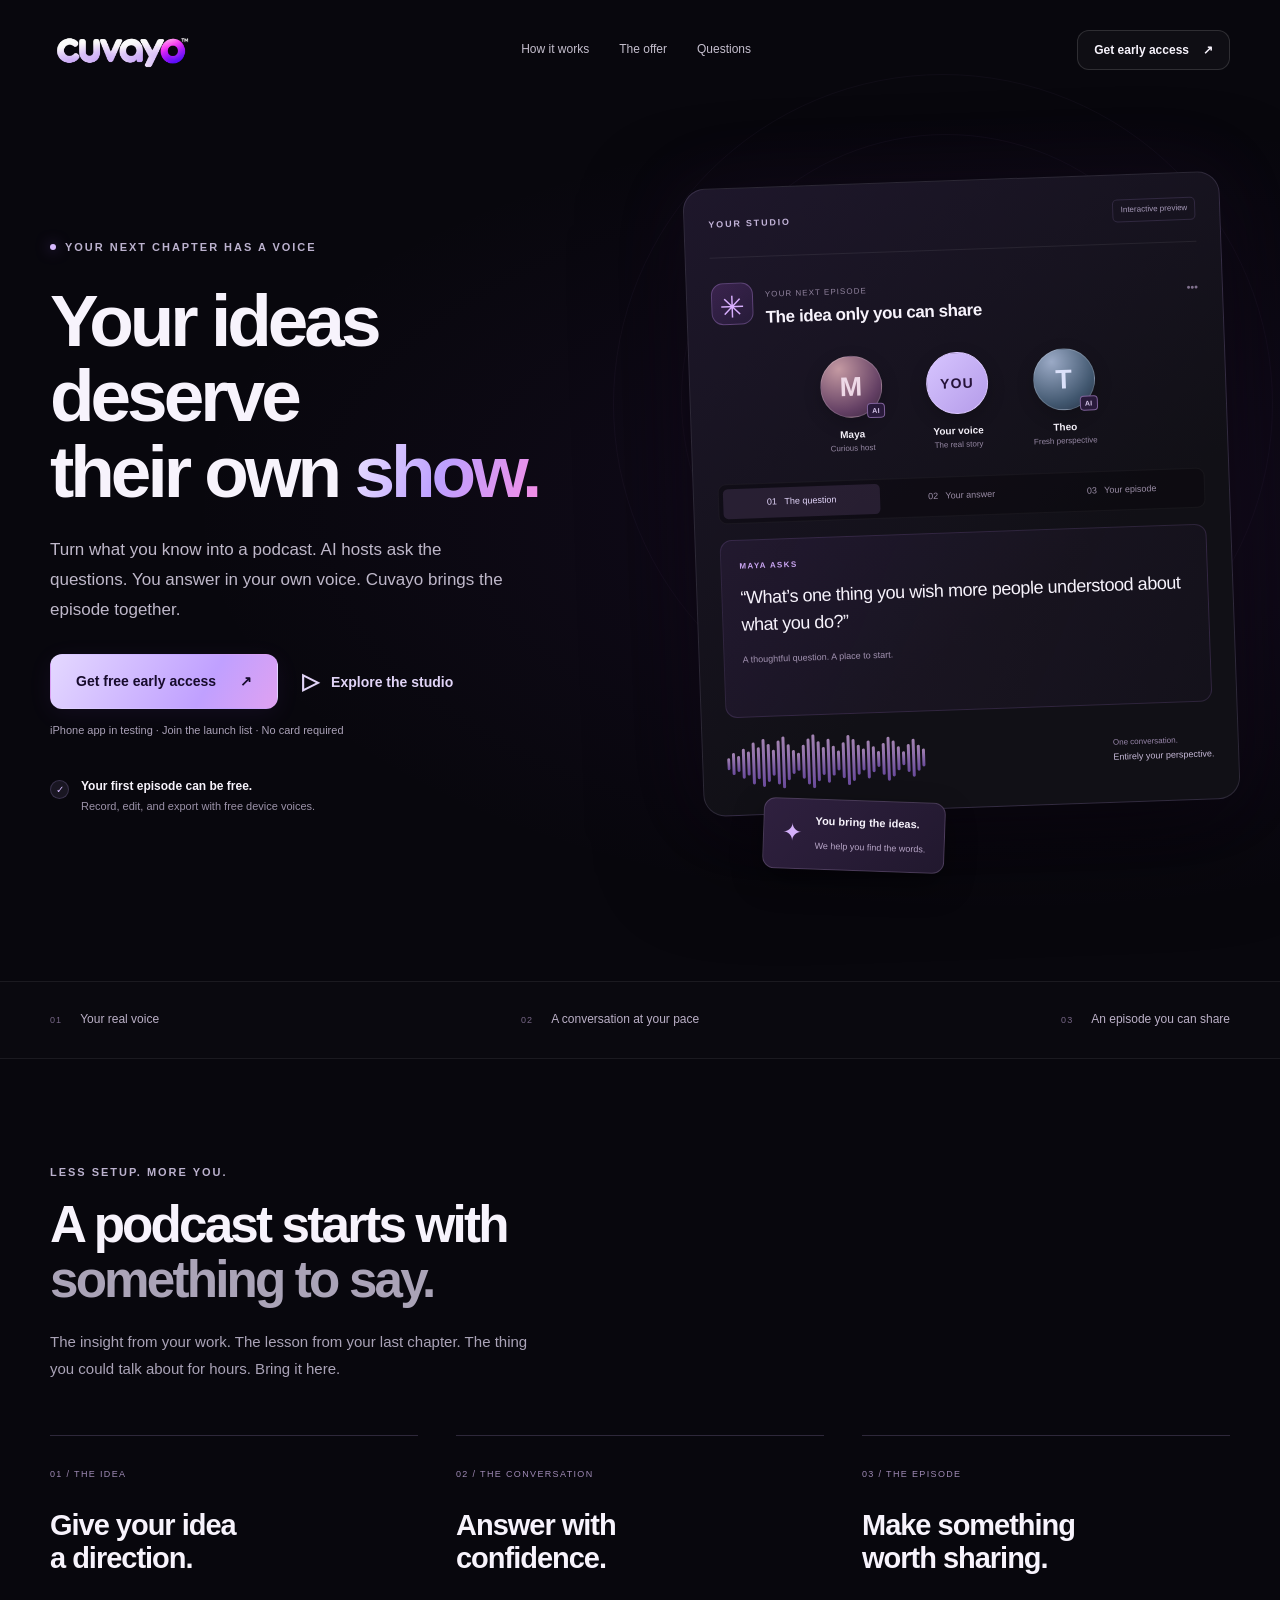
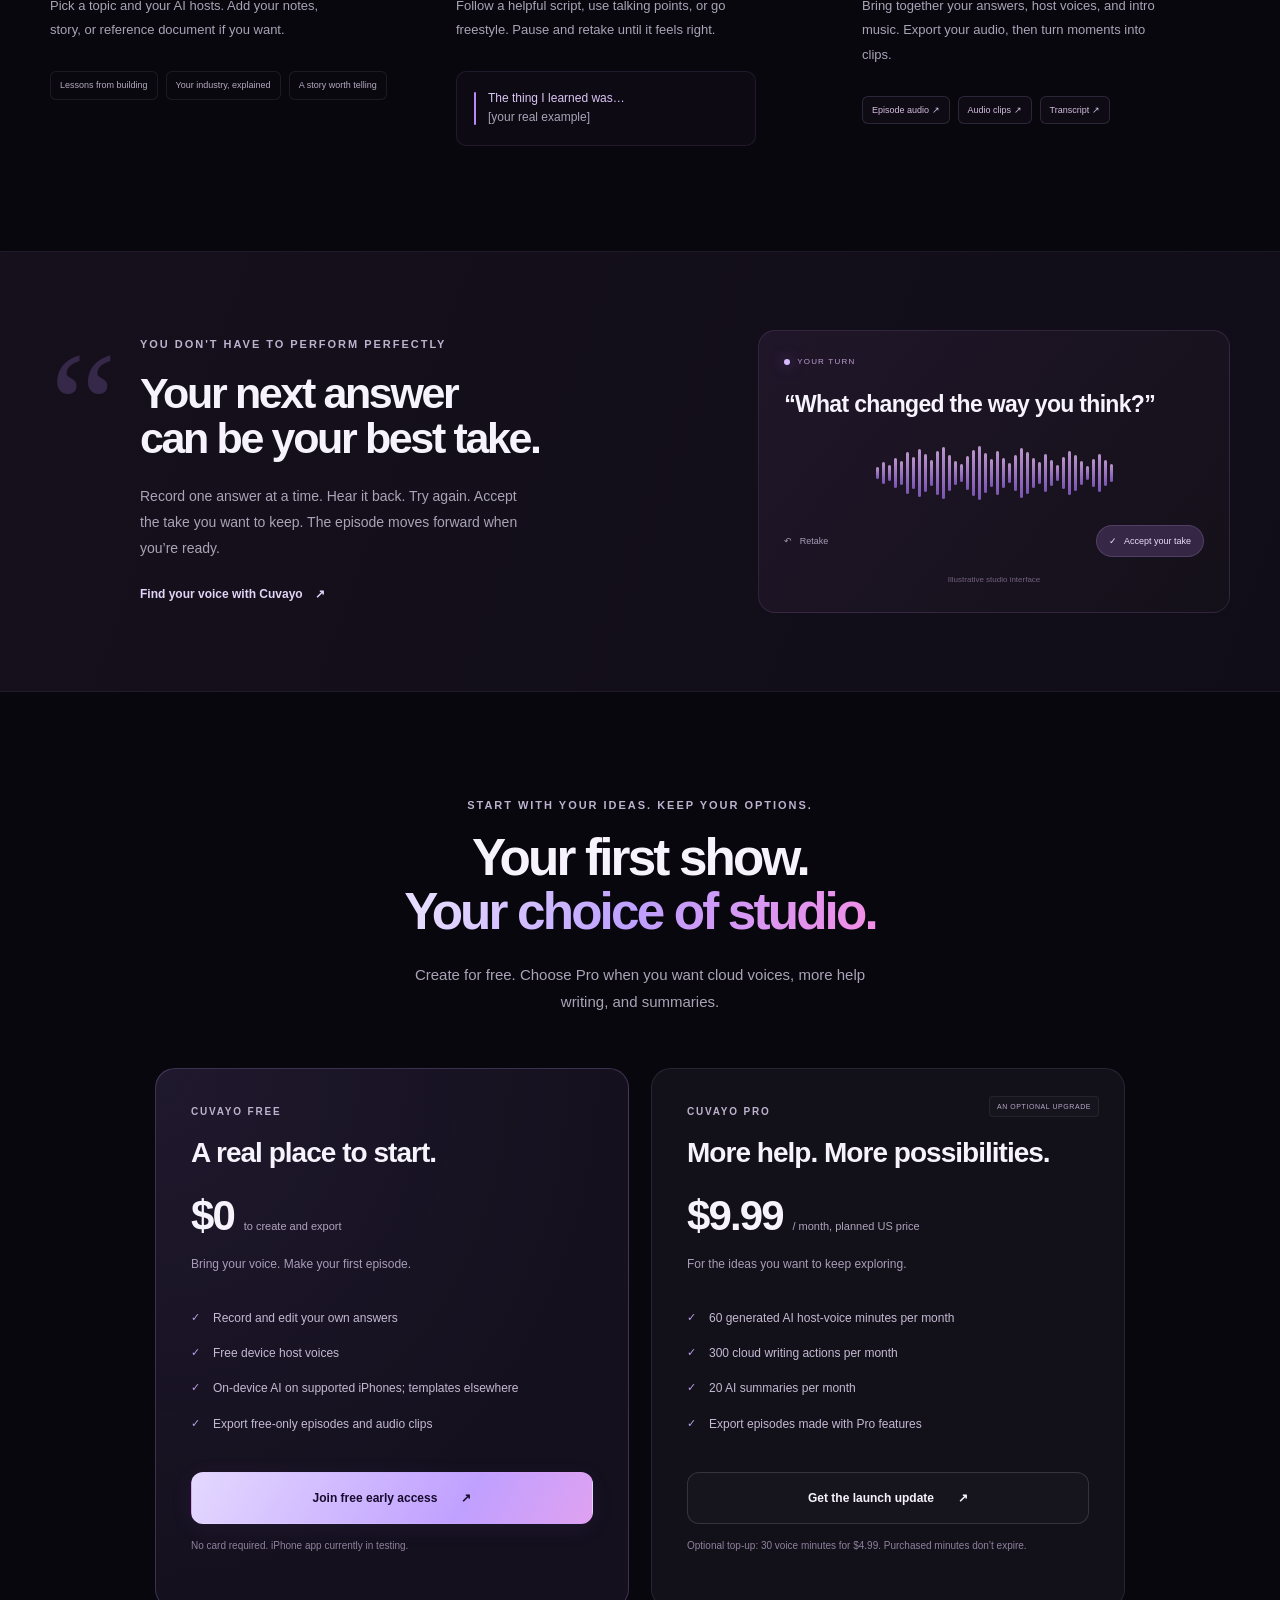
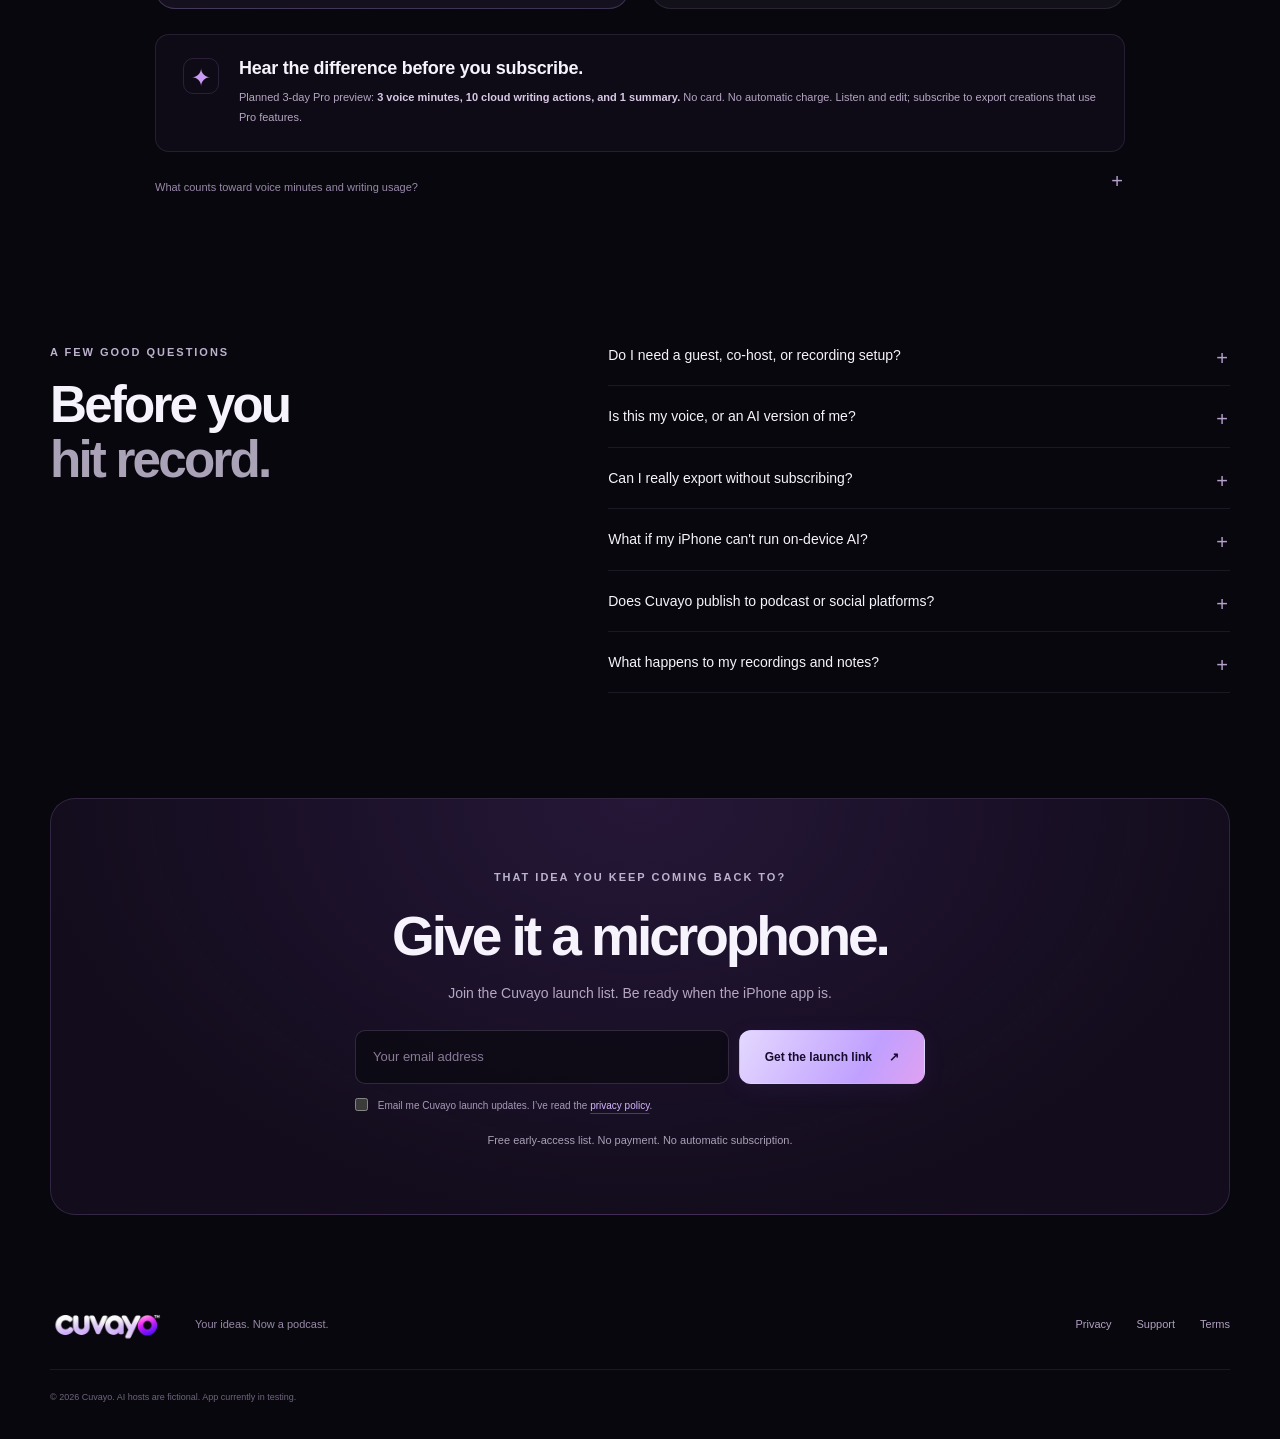
<file: index.html>
<!doctype html>
<html lang="en">
<head>
  <meta charset="utf-8"><meta name="viewport" content="width=device-width,initial-scale=1">
  <title>Cuvayo — Your ideas. Now a podcast.</title>
  <meta name="description" content="Turn your ideas into a podcast with AI hosts, helpful answer scripts, your own recorded voice, and simple audio editing. Join Cuvayo's free early-access list.">
  <meta name="theme-color" content="#08070d">
  <meta property="og:title" content="Your ideas deserve their own show.">
  <meta property="og:description" content="AI hosts ask. You answer. Make a podcast that sounds like you.">
  <meta property="og:type" content="website"><meta property="og:url" content="https://mmholdings.github.io/cuvayo-website/">
  <meta property="og:image" content="https://mmholdings.github.io/cuvayo-website/assets/cuvayo-logo.png">
  <link rel="icon" href="assets/cuvayo-logo.png"><link rel="stylesheet" href="styles.css">
  <script src="config.js" defer></script><script src="site.js" defer></script>
</head>
<body>
<a class="skip" href="#main">Skip to content</a>
<header class="site-header wrap">
  <a class="brand" href="./" aria-label="Cuvayo home"><img src="assets/cuvayo-logo.png" width="2048" height="682" alt="Cuvayo"></a>
  <nav aria-label="Main navigation"><a href="#how-it-works">How it works</a><a href="#the-offer">The offer</a><a href="#questions">Questions</a></nav>
  <a class="button small" href="#early-access" data-signup>Get early access <span aria-hidden="true">↗</span></a>
</header>
<main id="main">
  <section class="hero wrap">
    <div class="hero-copy">
      <p class="eyebrow"><span class="live-dot"></span> YOUR NEXT CHAPTER HAS A VOICE</p>
      <h1>Your ideas deserve<br>their own <span class="gradient-text">show.</span></h1>
      <p class="hero-description">Turn what you know into a podcast. AI hosts ask the questions. You answer in your own voice. Cuvayo brings the episode together.</p>
      <div class="hero-actions"><a class="button primary" href="#early-access" data-signup>Get free early access <span aria-hidden="true">↗</span></a><a class="text-link" href="#studio-preview"><span class="play-symbol" aria-hidden="true">▷</span> Explore the studio</a></div>
      <p class="micro">iPhone app in testing · Join the launch list · No card required</p>
      <div class="hero-promise"><span class="check">✓</span><div><strong>Your first episode can be free.</strong><span>Record, edit, and export with free device voices.</span></div></div>
    </div>
    <div class="studio-scene" id="studio-preview" aria-label="Illustrative Cuvayo studio preview">
      <div class="scene-orbit orbit-one"></div><div class="scene-orbit orbit-two"></div>
      <div class="studio-board">
        <div class="studio-top"><span class="mini-brand">YOUR STUDIO</span><span class="preview-tag">Interactive preview</span></div>
        <div class="show-title"><div class="show-icon" aria-hidden="true">✳</div><div><span>YOUR NEXT EPISODE</span><h2 id="demo-title">The idea only you can share</h2></div><span class="tiny-dots" aria-hidden="true">•••</span></div>
        <div class="speakers" aria-label="Two fictional AI hosts and you"><div><div class="avatar maya">M<span>AI</span></div><strong>Maya</strong><small>Curious host</small></div><div><div class="avatar you">YOU</div><strong>Your voice</strong><small>The real story</small></div><div><div class="avatar theo">T<span>AI</span></div><strong>Theo</strong><small>Fresh perspective</small></div></div>
        <div class="demo-tabs" role="tablist" aria-label="Explore the episode flow"><button id="tab-question" role="tab" aria-controls="demo-panel" aria-selected="true" data-mode="question">01 &nbsp; The question</button><button id="tab-answer" role="tab" aria-controls="demo-panel" aria-selected="false" data-mode="answer" tabindex="-1">02 &nbsp; Your answer</button><button id="tab-episode" role="tab" aria-controls="demo-panel" aria-selected="false" data-mode="episode" tabindex="-1">03 &nbsp; Your episode</button></div>
        <div id="demo-panel" class="demo-panel" role="tabpanel" aria-labelledby="tab-question" aria-live="polite">
          <p class="demo-kicker" id="demo-kicker">MAYA ASKS</p><p id="demo-content">“What’s one thing you wish more people understood about what you do?”</p>
          <div class="demo-note" id="demo-note">A thoughtful question. A place to start.</div>
        </div>
        <div class="demo-footer"><div class="wave" aria-hidden="true"></div><span>One conversation.<br><strong>Entirely your perspective.</strong></span></div>
      </div>
      <div class="floating-note"><span class="sparkle" aria-hidden="true">✦</span><div><strong>You bring the ideas.</strong><span>We help you find the words.</span></div></div>
    </div>
  </section>
  <div class="benefit-strip"><div class="wrap"><span><b>01</b> Your real voice</span><span><b>02</b> A conversation at your pace</span><span><b>03</b> An episode you can share</span></div></div>

  <section class="section wrap" id="how-it-works">
    <div class="section-heading"><p class="eyebrow">LESS SETUP. MORE YOU.</p><h2>A podcast starts with<br><span class="muted">something to say.</span></h2><p>The insight from your work. The lesson from your last chapter. The thing you could talk about for hours. Bring it here.</p></div>
    <div class="steps">
      <article><span class="step-number">01 / THE IDEA</span><h3>Give your idea<br>a direction.</h3><p>Pick a topic and your AI hosts. Add your notes, story, or reference document if you want.</p><div class="topic-chips" aria-label="Example episode topics"><span>Lessons from building</span><span>Your industry, explained</span><span>A story worth telling</span></div></article>
      <article><span class="step-number">02 / THE CONVERSATION</span><h3>Answer with<br>confidence.</h3><p>Follow a helpful script, use talking points, or go freestyle. Pause and retake until it feels right.</p><div class="mini-script"><span class="script-marker"></span><span>The thing I learned was…<br><span class="muted">[your real example]</span></span></div></article>
      <article><span class="step-number">03 / THE EPISODE</span><h3>Make something<br>worth sharing.</h3><p>Bring together your answers, host voices, and intro music. Export your audio, then turn moments into clips.</p><div class="export-chips"><span>Episode audio ↗</span><span>Audio clips ↗</span><span>Transcript ↗</span></div></article>
    </div>
  </section>

  <section class="confidence-section">
    <div class="wrap confidence-grid"><div class="quote-mark" aria-hidden="true">“</div><div><p class="eyebrow">YOU DON'T HAVE TO PERFORM PERFECTLY</p><h2>Your next answer<br>can be your best take.</h2><p>Record one answer at a time. Hear it back. Try again. Accept the take you want to keep. The episode moves forward when you’re ready.</p><a class="text-link" href="#early-access" data-signup>Find your voice with Cuvayo <span aria-hidden="true">↗</span></a></div><div class="take-card"><div class="take-top"><span class="live-dot"></span> YOUR TURN</div><h3>“What changed the way you think?”</h3><div class="take-wave wave" aria-hidden="true"></div><div class="take-controls"><span>↶ &nbsp; Retake</span><span class="accepted">✓ &nbsp; Accept your take</span></div><small>Illustrative studio interface</small></div></div>
  </section>

  <section class="section wrap" id="the-offer">
    <div class="section-heading centered"><p class="eyebrow">START WITH YOUR IDEAS. KEEP YOUR OPTIONS.</p><h2>Your first show.<br><span class="gradient-text">Your choice of studio.</span></h2><p>Create for free. Choose Pro when you want cloud voices, more help writing, and summaries.</p></div>
    <div class="plans">
      <article class="plan free-plan"><div><p class="eyebrow">CUVAYO FREE</p><h3>A real place to start.</h3><div class="price">$0 <span>to create and export</span></div><p>Bring your voice. Make your first episode.</p></div><ul><li>Record and edit your own answers</li><li>Free device host voices</li><li>On-device AI on supported iPhones; templates elsewhere</li><li>Export free-only episodes and audio clips</li></ul><a class="button primary" href="#early-access" data-signup>Join free early access <span aria-hidden="true">↗</span></a><small>No card required. iPhone app currently in testing.</small></article>
      <article class="plan pro-plan"><div><span class="plan-pill">AN OPTIONAL UPGRADE</span><p class="eyebrow">CUVAYO PRO</p><h3>More help. More possibilities.</h3><div class="price">$9.99 <span>/ month, planned US price</span></div><p>For the ideas you want to keep exploring.</p></div><ul><li>60 generated AI host-voice minutes per month</li><li>300 cloud writing actions per month</li><li>20 AI summaries per month</li><li>Export episodes made with Pro features</li></ul><a class="button secondary" href="#early-access" data-signup>Get the launch update <span aria-hidden="true">↗</span></a><small>Optional top-up: 30 voice minutes for $4.99. Purchased minutes don’t expire.</small></article>
    </div>
    <div class="preview-offer"><div><span class="preview-icon" aria-hidden="true">✦</span></div><div><h3>Hear the difference before you subscribe.</h3><p>Planned 3-day Pro preview: <strong>3 voice minutes, 10 cloud writing actions, and 1 summary.</strong> No card. No automatic charge. Listen and edit; subscribe to export creations that use Pro features.</p></div></div>
    <details class="usage-details"><summary>What counts toward voice minutes and writing usage?</summary><p>Voice minutes count newly generated AI host audio, including previews and regenerated lines. Your own recording time is free; replaying cached audio does not use more minutes. Voice allowances also have text limits: up to 90,000 UTF-8 bytes for Pro monthly, 45,000 per top-up, and 4,500 for the preview. The first applicable limit reached stops new cloud voice generation.</p><p>Writing actions include outlines, answer scripts, follow-ups, rewrites, brand scripts, and clip suggestions. Monthly allowances reset at renewal and do not roll over. Purchased top-ups remain usable after Pro ends but do not unlock exports of trial creations. Final prices and availability will be shown in the iPhone app.</p></details>
  </section>

  <section class="section wrap faq-section" id="questions"><div class="section-heading"><p class="eyebrow">A FEW GOOD QUESTIONS</p><h2>Before you<br><span class="muted">hit record.</span></h2></div><div class="faq-list">
    <details><summary>Do I need a guest, co-host, or recording setup?</summary><p>You can start on your iPhone with a topic and your own voice. Choose fictional AI hosts to guide the conversation, or use the solo format. A quiet place and headphones can help your recording sound better.</p></details>
    <details><summary>Is this my voice, or an AI version of me?</summary><p>You record your own answers. The hosts are AI characters. Suggested scripts are guides you can edit, not replacements for what you actually said. You review and accept your takes.</p></details>
    <details><summary>Can I really export without subscribing?</summary><p>Yes. Episodes created entirely with free tools and device voices can be exported without a paid plan. If you choose Pro features during the preview, those creations stay available to listen to and edit, but require a paid Pro subscription to unlock export.</p></details>
    <details><summary>What if my iPhone can't run on-device AI?</summary><p>Free template interviews and device voices remain available. On-device generative AI requires a supported device, iOS version, language, and downloaded Apple model. Pro cloud features are a separate option when available.</p></details>
    <details><summary>Does Cuvayo publish to podcast or social platforms?</summary><p>Cuvayo exports episode audio and audio clips for you to share or upload. It also supports transcript and subtitle exports. Automatic publishing and video-clip generation are not currently included.</p></details>
    <details><summary>What happens to my recordings and notes?</summary><p>Projects and recordings are kept on your device. Apple speech recognition may process audio on Apple servers when on-device recognition is unavailable. Optional cloud features send relevant notes, transcripts, or host text to the selected providers with your permission. <a href="privacy/">Read the privacy policy.</a></p></details>
  </div></section>

  <section class="signup-section wrap" id="early-access">
    <p class="eyebrow">THAT IDEA YOU KEEP COMING BACK TO?</p><h2>Give it a microphone.</h2><p>Join the Cuvayo launch list. Be ready when the iPhone app is.</p>
    <form class="signup-form intake-form" data-kind="waitlist"><div class="email-row"><label class="sr-only" for="launch-email">Your email address</label><input id="launch-email" name="email" type="email" autocomplete="email" placeholder="Your email address" required maxlength="254"><button class="button primary" type="submit">Get the launch link <span aria-hidden="true">↗</span></button></div><label class="consent"><input type="checkbox" name="consent" required> Email me Cuvayo launch updates. I’ve read the <a href="privacy/">privacy policy</a>.</label><div class="honeypot" aria-hidden="true"><label>Website<input name="website" tabindex="-1" autocomplete="off"></label></div><p class="form-status" role="status" aria-live="polite"></p></form>
    <p class="micro">Free early-access list. No payment. No automatic subscription.</p>
  </section>
</main>
<footer class="site-footer wrap"><a class="brand" href="./" aria-label="Cuvayo home"><img src="assets/cuvayo-logo.png" width="2048" height="682" alt="Cuvayo"></a><p>Your ideas. Now a podcast.</p><nav aria-label="Footer"><a href="privacy/">Privacy</a><a href="support/">Support</a><a href="terms/">Terms</a></nav><small>© 2026 Cuvayo. AI hosts are fictional. App currently in testing.</small></footer>
<dialog id="signup-dialog" aria-labelledby="signup-title"><button class="dialog-close" aria-label="Close signup">×</button><p class="eyebrow">YOUR SHOW IS NEXT</p><h2 id="signup-title">Get the launch link.</h2><p>Cuvayo for iPhone is in testing. Join the list and we’ll let you know when you can start.</p><form class="signup-form intake-form" data-kind="waitlist"><label for="modal-email">Email address</label><input id="modal-email" name="email" type="email" autocomplete="email" required maxlength="254" placeholder="you@example.com"><label class="consent"><input name="consent" type="checkbox" required> Email me Cuvayo launch updates. I’ve read the <a href="privacy/">privacy policy</a>.</label><div class="honeypot" aria-hidden="true"><label>Website<input name="website" tabindex="-1" autocomplete="off"></label></div><button type="submit" class="button primary">Join free early access <span aria-hidden="true">↗</span></button><p class="form-status" role="status" aria-live="polite"></p><small>No card. No payment. No automatic subscription.</small></form></dialog>
<noscript><div class="wrap">Please enable JavaScript to use the early-access and support forms. All product and privacy information is available without it.</div></noscript>
</body></html>
</file>
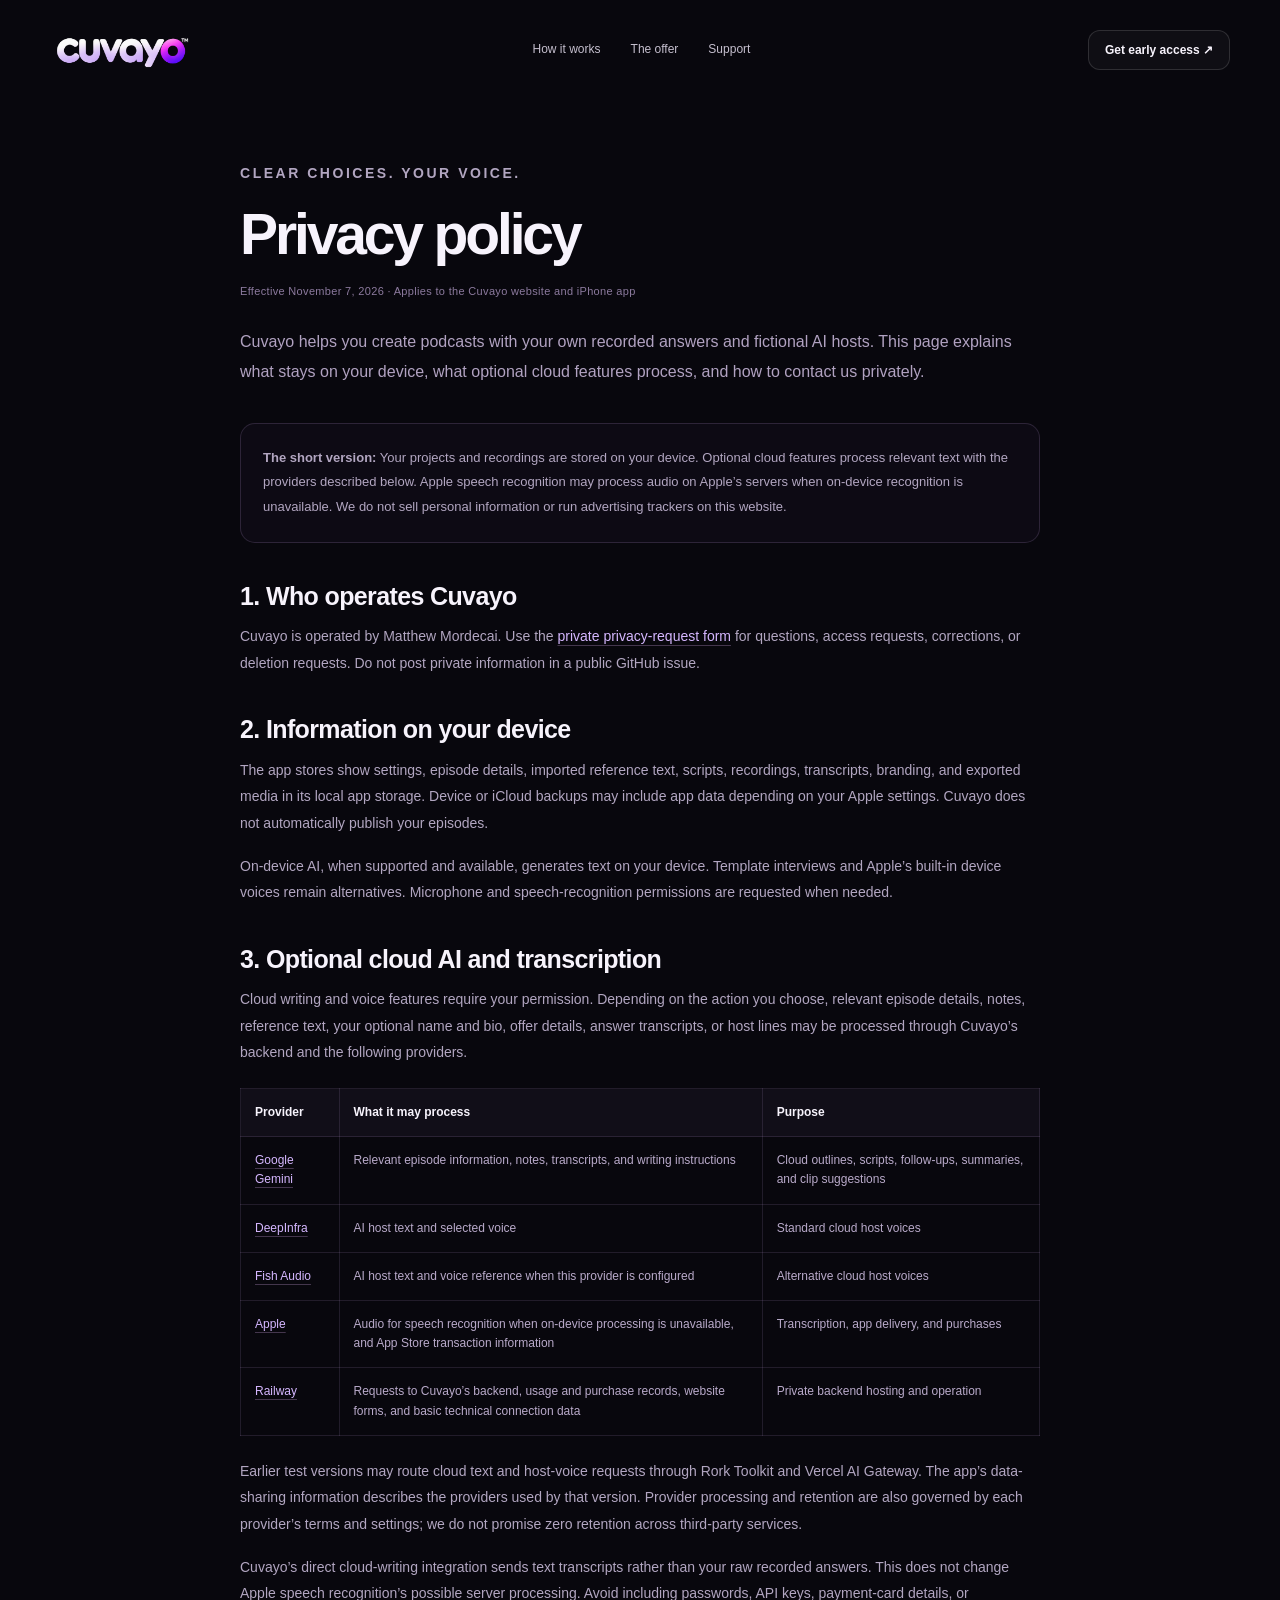
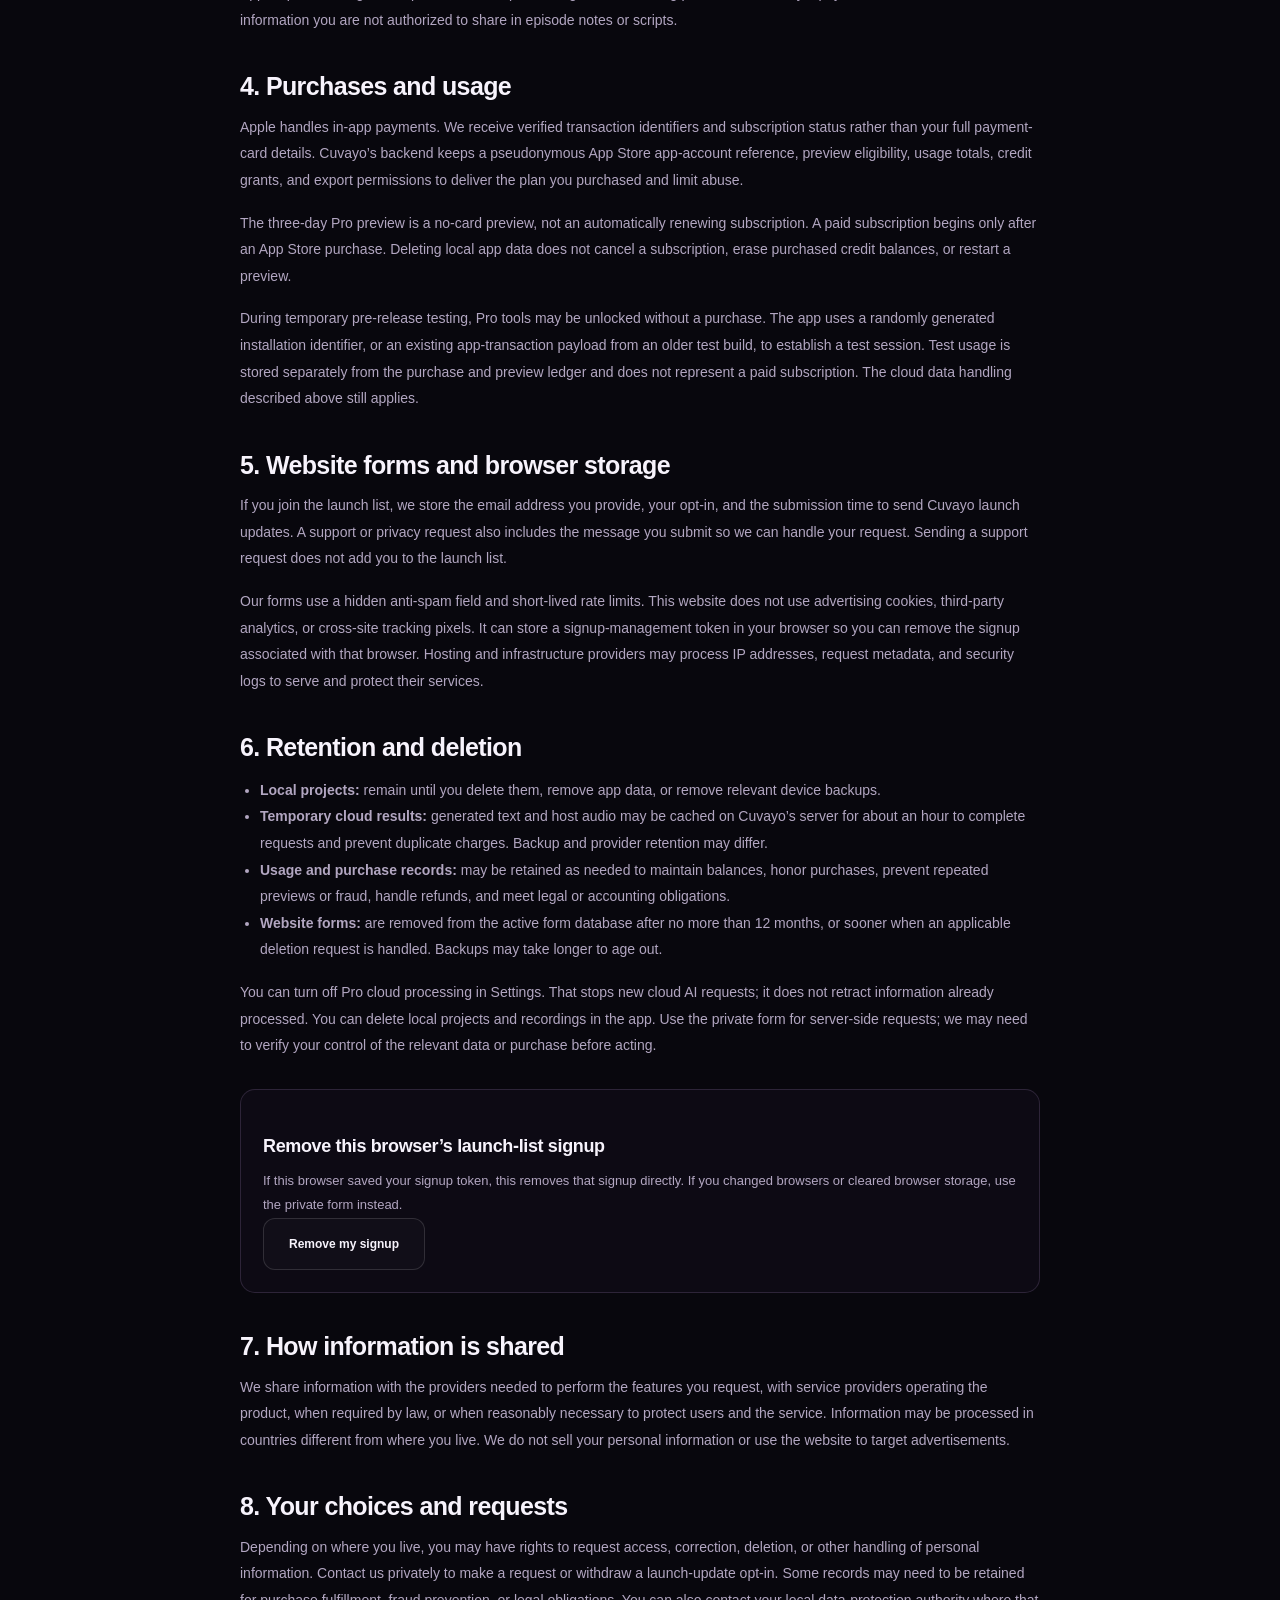
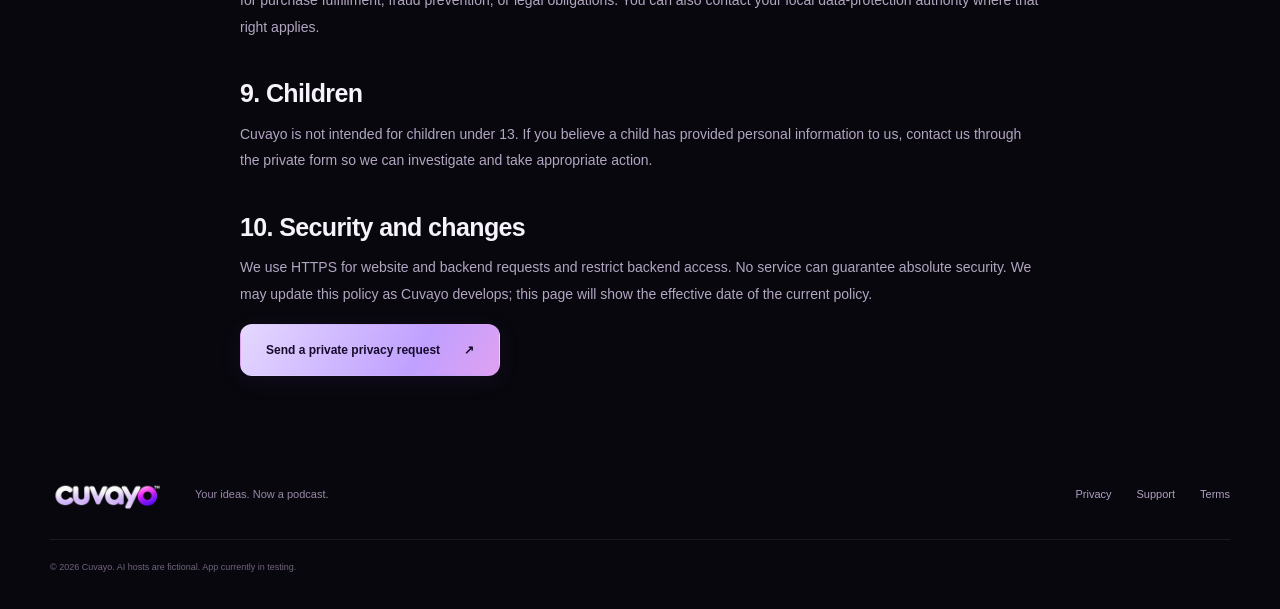
<file: privacy/index.html>
<!doctype html><html lang="en"><head><meta charset="utf-8"><meta name="viewport" content="width=device-width,initial-scale=1"><meta name="theme-color" content="#08070d"><title>Privacy policy — Cuvayo</title><meta name="description" content="How Cuvayo handles recordings, cloud AI, purchases, website forms, and your choices."><link rel="icon" href="../assets/cuvayo-logo.png"><link rel="stylesheet" href="../styles.css"><script src="../config.js" defer></script><script src="../site.js" defer></script></head><body><a class="skip" href="#main">Skip to content</a><header class="site-header wrap"><a class="brand" href="../" aria-label="Cuvayo home"><img src="../assets/cuvayo-logo.png" width="2048" height="682" alt="Cuvayo"></a><nav aria-label="Main navigation"><a href="../#how-it-works">How it works</a><a href="../#the-offer">The offer</a><a href="../support/">Support</a></nav><a class="button small" href="../#early-access">Get early access ↗</a></header><main class="legal wrap" id="main">
<p class="eyebrow">CLEAR CHOICES. YOUR VOICE.</p><h1>Privacy policy</h1><p class="updated">Effective November 7, 2026 · Applies to the Cuvayo website and iPhone app</p>
<p class="lede">Cuvayo helps you create podcasts with your own recorded answers and fictional AI hosts. This page explains what stays on your device, what optional cloud features process, and how to contact us privately.</p>
<div class="legal-callout"><p><strong>The short version:</strong> Your projects and recordings are stored on your device. Optional cloud features process relevant text with the providers described below. Apple speech recognition may process audio on Apple’s servers when on-device recognition is unavailable. We do not sell personal information or run advertising trackers on this website.</p></div>
<h2>1. Who operates Cuvayo</h2><p>Cuvayo is operated by Matthew Mordecai. Use the <a href="../support/?request=privacy">private privacy-request form</a> for questions, access requests, corrections, or deletion requests. Do not post private information in a public GitHub issue.</p>
<h2>2. Information on your device</h2><p>The app stores show settings, episode details, imported reference text, scripts, recordings, transcripts, branding, and exported media in its local app storage. Device or iCloud backups may include app data depending on your Apple settings. Cuvayo does not automatically publish your episodes.</p><p>On-device AI, when supported and available, generates text on your device. Template interviews and Apple’s built-in device voices remain alternatives. Microphone and speech-recognition permissions are requested when needed.</p>
<h2>3. Optional cloud AI and transcription</h2><p>Cloud writing and voice features require your permission. Depending on the action you choose, relevant episode details, notes, reference text, your optional name and bio, offer details, answer transcripts, or host lines may be processed through Cuvayo’s backend and the following providers.</p>
<table><thead><tr><th>Provider</th><th>What it may process</th><th>Purpose</th></tr></thead><tbody>
<tr><td><a href="https://policies.google.com/privacy" rel="noopener noreferrer">Google Gemini</a></td><td>Relevant episode information, notes, transcripts, and writing instructions</td><td>Cloud outlines, scripts, follow-ups, summaries, and clip suggestions</td></tr>
<tr><td><a href="https://deepinfra.com/privacy" rel="noopener noreferrer">DeepInfra</a></td><td>AI host text and selected voice</td><td>Standard cloud host voices</td></tr>
<tr><td><a href="https://fish.audio/privacy-policy/" rel="noopener noreferrer">Fish Audio</a></td><td>AI host text and voice reference when this provider is configured</td><td>Alternative cloud host voices</td></tr>
<tr><td><a href="https://www.apple.com/legal/privacy/" rel="noopener noreferrer">Apple</a></td><td>Audio for speech recognition when on-device processing is unavailable, and App Store transaction information</td><td>Transcription, app delivery, and purchases</td></tr>
<tr><td><a href="https://railway.com/legal/privacy" rel="noopener noreferrer">Railway</a></td><td>Requests to Cuvayo’s backend, usage and purchase records, website forms, and basic technical connection data</td><td>Private backend hosting and operation</td></tr>
</tbody></table>
<p>Earlier test versions may route cloud text and host-voice requests through Rork Toolkit and Vercel AI Gateway. The app’s data-sharing information describes the providers used by that version. Provider processing and retention are also governed by each provider’s terms and settings; we do not promise zero retention across third-party services.</p><p>Cuvayo’s direct cloud-writing integration sends text transcripts rather than your raw recorded answers. This does not change Apple speech recognition’s possible server processing. Avoid including passwords, API keys, payment-card details, or information you are not authorized to share in episode notes or scripts.</p>
<h2>4. Purchases and usage</h2><p>Apple handles in-app payments. We receive verified transaction identifiers and subscription status rather than your full payment-card details. Cuvayo’s backend keeps a pseudonymous App Store app-account reference, preview eligibility, usage totals, credit grants, and export permissions to deliver the plan you purchased and limit abuse.</p><p>The three-day Pro preview is a no-card preview, not an automatically renewing subscription. A paid subscription begins only after an App Store purchase. Deleting local app data does not cancel a subscription, erase purchased credit balances, or restart a preview.</p>
<p>During temporary pre-release testing, Pro tools may be unlocked without a purchase. The app uses a randomly generated installation identifier, or an existing app-transaction payload from an older test build, to establish a test session. Test usage is stored separately from the purchase and preview ledger and does not represent a paid subscription. The cloud data handling described above still applies.</p>
  <h2>5. Website forms and browser storage</h2><p>If you join the launch list, we store the email address you provide, your opt-in, and the submission time to send Cuvayo launch updates. A support or privacy request also includes the message you submit so we can handle your request. Sending a support request does not add you to the launch list.</p><p>Our forms use a hidden anti-spam field and short-lived rate limits. This website does not use advertising cookies, third-party analytics, or cross-site tracking pixels. It can store a signup-management token in your browser so you can remove the signup associated with that browser. Hosting and infrastructure providers may process IP addresses, request metadata, and security logs to serve and protect their services.</p>
<h2>6. Retention and deletion</h2><ul><li><strong>Local projects:</strong> remain until you delete them, remove app data, or remove relevant device backups.</li><li><strong>Temporary cloud results:</strong> generated text and host audio may be cached on Cuvayo’s server for about an hour to complete requests and prevent duplicate charges. Backup and provider retention may differ.</li><li><strong>Usage and purchase records:</strong> may be retained as needed to maintain balances, honor purchases, prevent repeated previews or fraud, handle refunds, and meet legal or accounting obligations.</li><li><strong>Website forms:</strong> are removed from the active form database after no more than 12 months, or sooner when an applicable deletion request is handled. Backups may take longer to age out.</li></ul><p>You can turn off Pro cloud processing in Settings. That stops new cloud AI requests; it does not retract information already processed. You can delete local projects and recordings in the app. Use the private form for server-side requests; we may need to verify your control of the relevant data or purchase before acting.</p>
<div class="legal-callout"><h3>Remove this browser’s launch-list signup</h3><p>If this browser saved your signup token, this removes that signup directly. If you changed browsers or cleared browser storage, use the private form instead.</p><button class="button secondary" type="button" data-remove-signup>Remove my signup</button><p id="remove-status" class="form-status" role="status" aria-live="polite"></p></div>
<h2>7. How information is shared</h2><p>We share information with the providers needed to perform the features you request, with service providers operating the product, when required by law, or when reasonably necessary to protect users and the service. Information may be processed in countries different from where you live. We do not sell your personal information or use the website to target advertisements.</p>
<h2>8. Your choices and requests</h2><p>Depending on where you live, you may have rights to request access, correction, deletion, or other handling of personal information. Contact us privately to make a request or withdraw a launch-update opt-in. Some records may need to be retained for purchase fulfillment, fraud prevention, or legal obligations. You can also contact your local data-protection authority where that right applies.</p>
<h2>9. Children</h2><p>Cuvayo is not intended for children under 13. If you believe a child has provided personal information to us, contact us through the private form so we can investigate and take appropriate action.</p>
<h2>10. Security and changes</h2><p>We use HTTPS for website and backend requests and restrict backend access. No service can guarantee absolute security. We may update this policy as Cuvayo develops; this page will show the effective date of the current policy.</p>
<p><a class="button primary" href="../support/?request=privacy">Send a private privacy request <span aria-hidden="true">↗</span></a></p></main><footer class="site-footer wrap"><a class="brand" href="../" aria-label="Cuvayo home"><img src="../assets/cuvayo-logo.png" width="2048" height="682" alt="Cuvayo"></a><p>Your ideas. Now a podcast.</p><nav aria-label="Footer"><a href="../privacy/">Privacy</a><a href="../support/">Support</a><a href="../terms/">Terms</a></nav><small>© 2026 Cuvayo. AI hosts are fictional. App currently in testing.</small></footer></body></html>
</file>
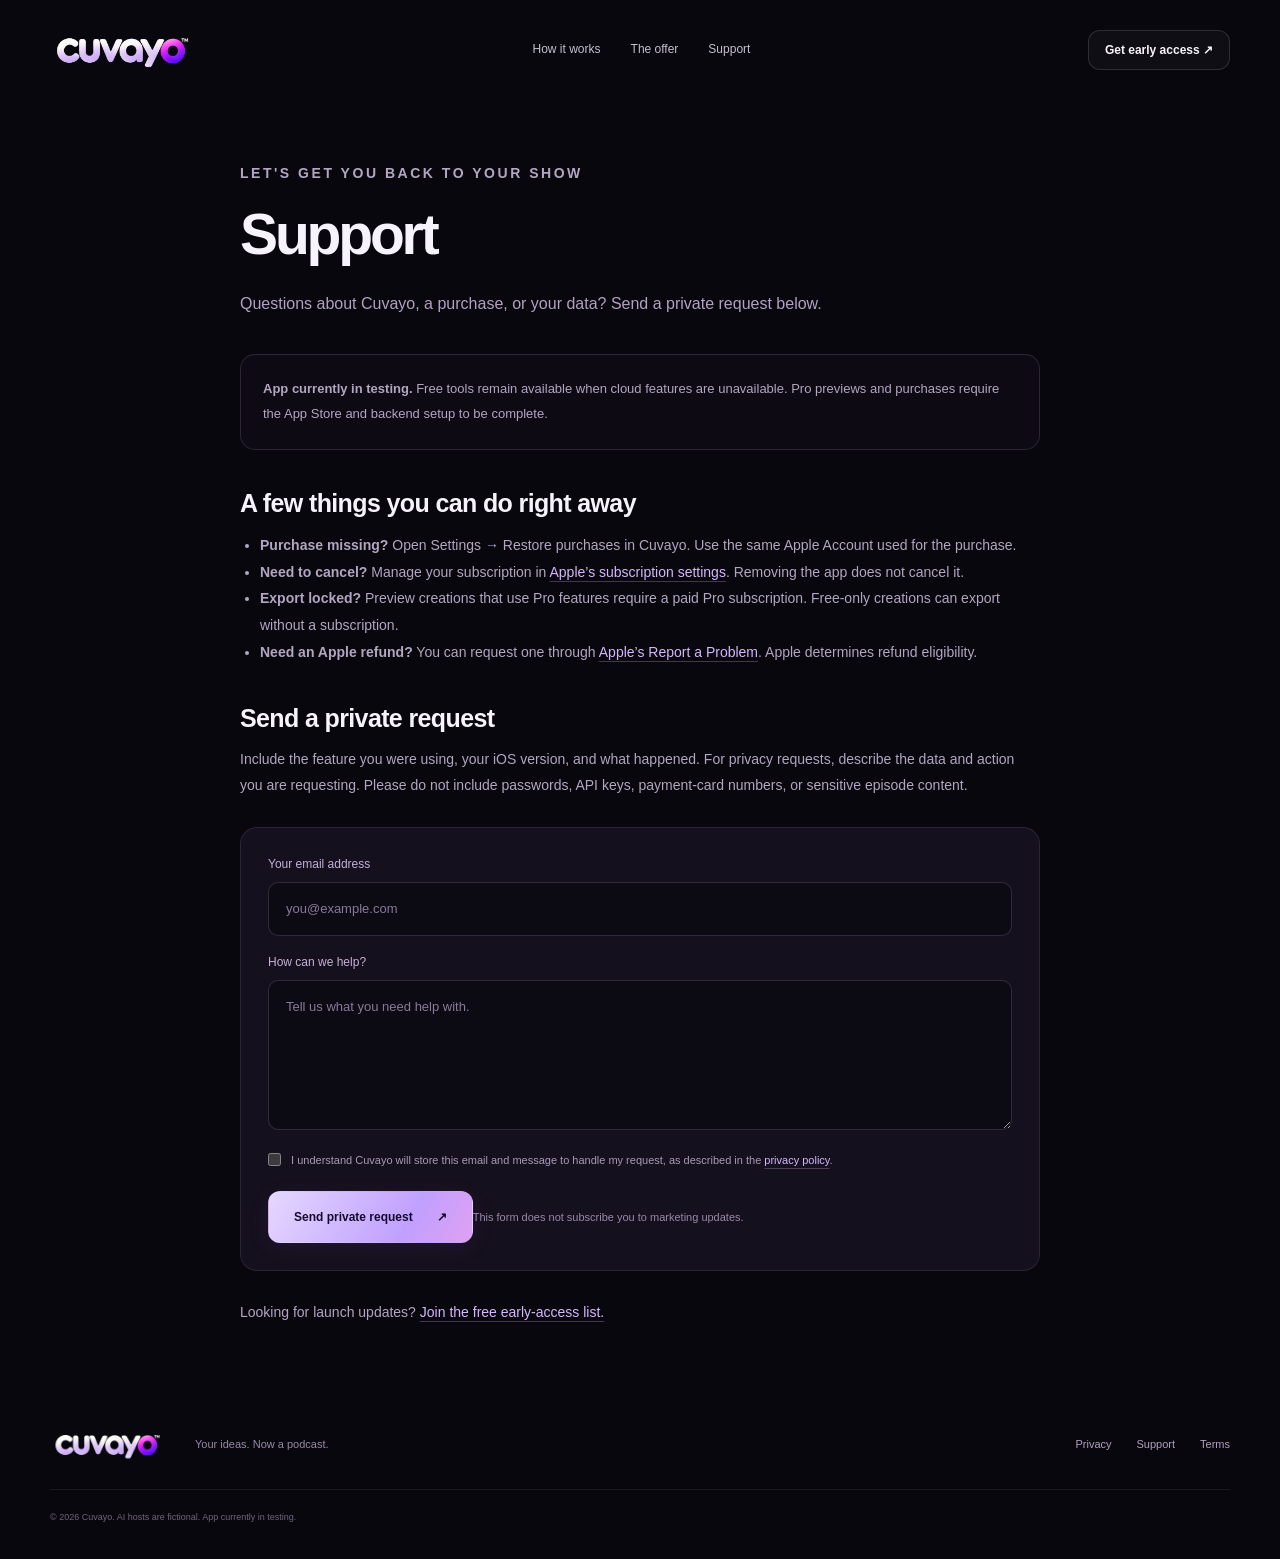
<file: support/index.html>
<!doctype html><html lang="en"><head><meta charset="utf-8"><meta name="viewport" content="width=device-width,initial-scale=1"><meta name="theme-color" content="#08070d"><title>Support — Cuvayo</title><meta name="description" content="Get private help with Cuvayo, billing, or your data."><link rel="icon" href="../assets/cuvayo-logo.png"><link rel="stylesheet" href="../styles.css"><script src="../config.js" defer></script><script src="../site.js" defer></script></head><body><a class="skip" href="#main">Skip to content</a><header class="site-header wrap"><a class="brand" href="../" aria-label="Cuvayo home"><img src="../assets/cuvayo-logo.png" width="2048" height="682" alt="Cuvayo"></a><nav aria-label="Main navigation"><a href="../#how-it-works">How it works</a><a href="../#the-offer">The offer</a><a href="../support/">Support</a></nav><a class="button small" href="../#early-access">Get early access ↗</a></header><main class="legal wrap" id="main">
<p class="eyebrow">LET'S GET YOU BACK TO YOUR SHOW</p><h1>Support</h1><p class="lede">Questions about Cuvayo, a purchase, or your data? Send a private request below.</p>
<div class="legal-callout"><p><strong>App currently in testing.</strong> Free tools remain available when cloud features are unavailable. Pro previews and purchases require the App Store and backend setup to be complete.</p></div>
<h2>A few things you can do right away</h2><ul><li><strong>Purchase missing?</strong> Open Settings → Restore purchases in Cuvayo. Use the same Apple Account used for the purchase.</li><li><strong>Need to cancel?</strong> Manage your subscription in <a href="https://apps.apple.com/account/subscriptions">Apple’s subscription settings</a>. Removing the app does not cancel it.</li><li><strong>Export locked?</strong> Preview creations that use Pro features require a paid Pro subscription. Free-only creations can export without a subscription.</li><li><strong>Need an Apple refund?</strong> You can request one through <a href="https://reportaproblem.apple.com/">Apple’s Report a Problem</a>. Apple determines refund eligibility.</li></ul>
<h2 id="request-heading">Send a private request</h2><p>Include the feature you were using, your iOS version, and what happened. For privacy requests, describe the data and action you are requesting. Please do not include passwords, API keys, payment-card numbers, or sensitive episode content.</p>
<form class="intake-form" data-kind="support" id="support-form"><label for="support-email">Your email address</label><input id="support-email" name="email" type="email" autocomplete="email" required maxlength="254" placeholder="you@example.com"><label for="support-message">How can we help?</label><textarea id="support-message" name="message" required minlength="5" maxlength="4000" placeholder="Tell us what you need help with."></textarea><label class="consent"><input type="checkbox" name="consent" required> I understand Cuvayo will store this email and message to handle my request, as described in the <a href="../privacy/">privacy policy</a>.</label><div class="honeypot" aria-hidden="true"><label>Website<input name="website" tabindex="-1" autocomplete="off"></label></div><button class="button primary" type="submit">Send private request <span aria-hidden="true">↗</span></button><p class="form-status" role="status" aria-live="polite"></p><small>This form does not subscribe you to marketing updates.</small></form>
<p>Looking for launch updates? <a href="../#early-access">Join the free early-access list.</a></p></main><footer class="site-footer wrap"><a class="brand" href="../" aria-label="Cuvayo home"><img src="../assets/cuvayo-logo.png" width="2048" height="682" alt="Cuvayo"></a><p>Your ideas. Now a podcast.</p><nav aria-label="Footer"><a href="../privacy/">Privacy</a><a href="../support/">Support</a><a href="../terms/">Terms</a></nav><small>© 2026 Cuvayo. AI hosts are fictional. App currently in testing.</small></footer></body></html>
</file>
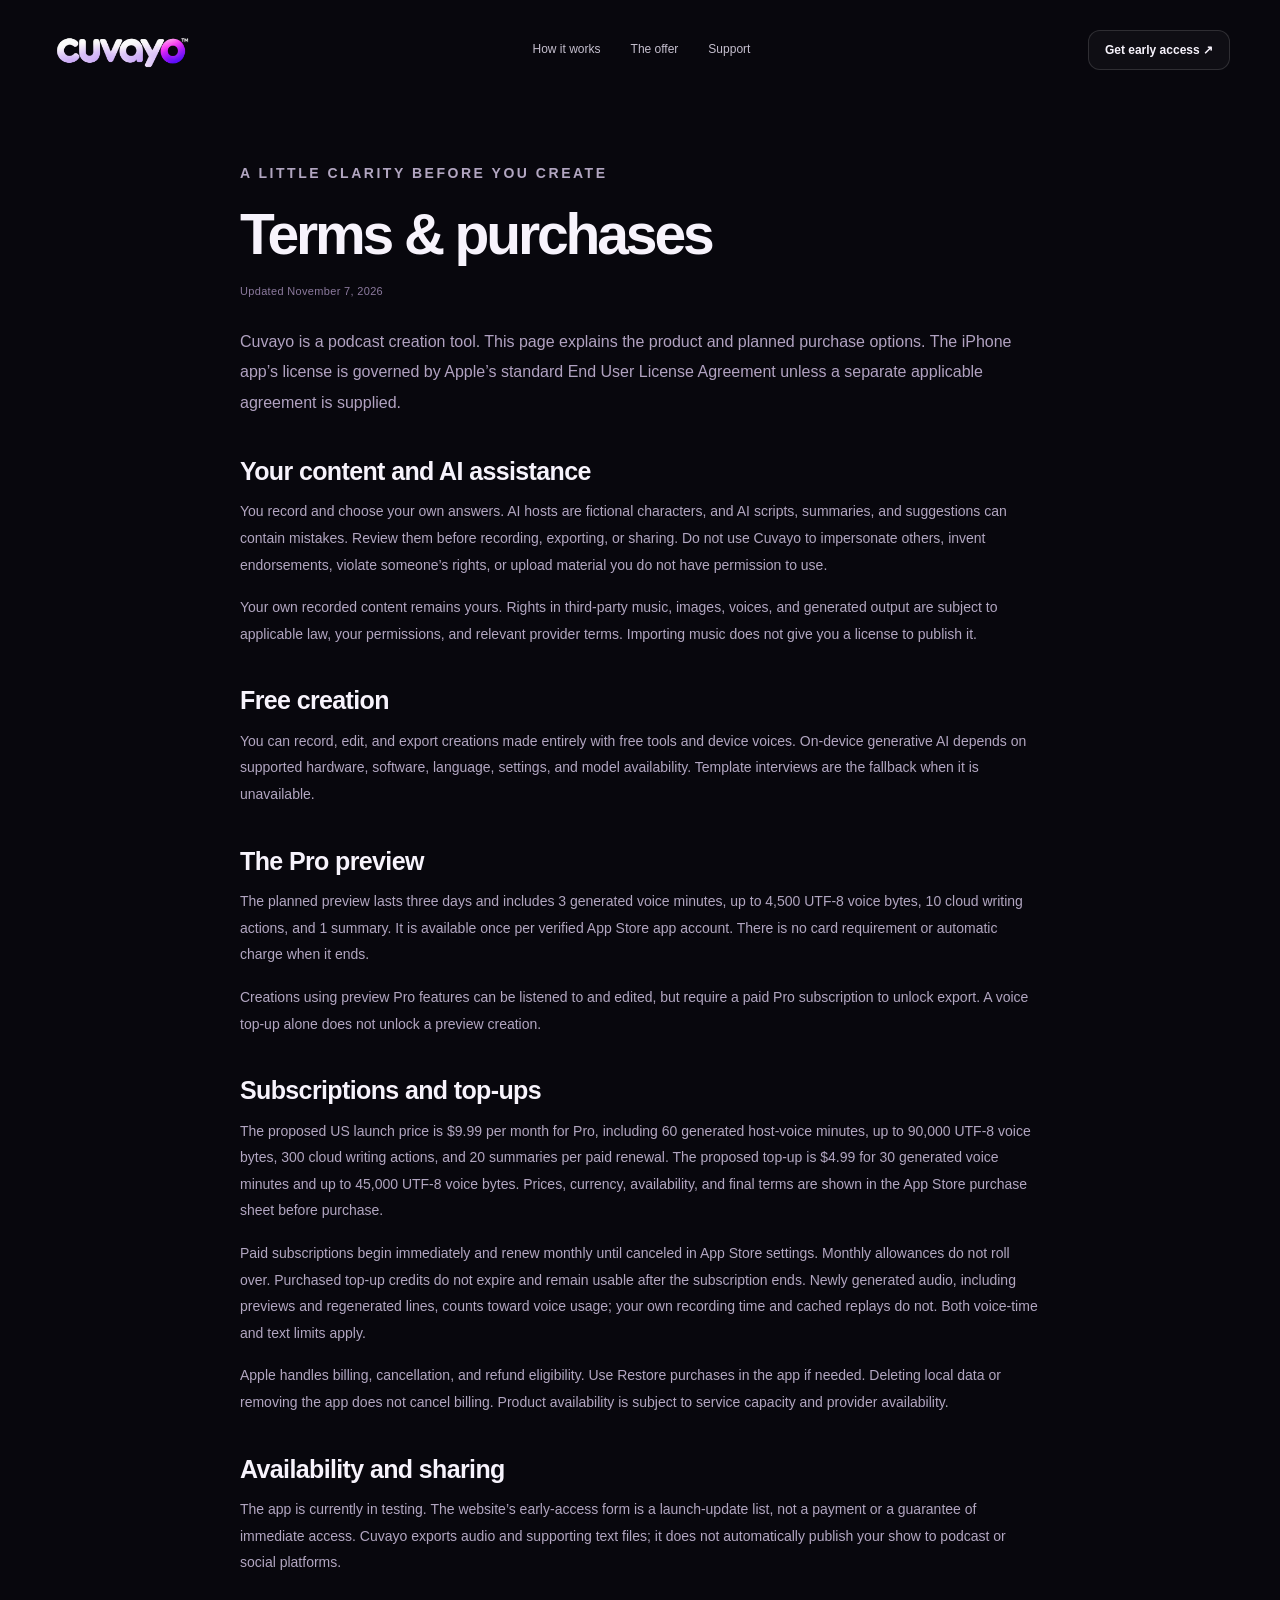
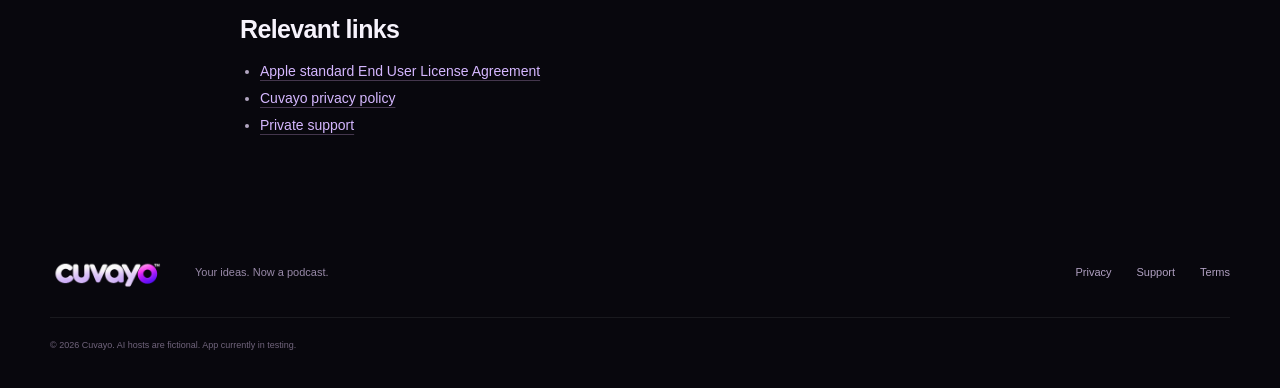
<file: terms/index.html>
<!doctype html><html lang="en"><head><meta charset="utf-8"><meta name="viewport" content="width=device-width,initial-scale=1"><meta name="theme-color" content="#08070d"><title>Terms and purchases — Cuvayo</title><meta name="description" content="Understand Cuvayo's free tools, Pro preview, subscription, and voice top-ups."><link rel="icon" href="../assets/cuvayo-logo.png"><link rel="stylesheet" href="../styles.css"><script src="../config.js" defer></script><script src="../site.js" defer></script></head><body><a class="skip" href="#main">Skip to content</a><header class="site-header wrap"><a class="brand" href="../" aria-label="Cuvayo home"><img src="../assets/cuvayo-logo.png" width="2048" height="682" alt="Cuvayo"></a><nav aria-label="Main navigation"><a href="../#how-it-works">How it works</a><a href="../#the-offer">The offer</a><a href="../support/">Support</a></nav><a class="button small" href="../#early-access">Get early access ↗</a></header><main class="legal wrap" id="main">
<p class="eyebrow">A LITTLE CLARITY BEFORE YOU CREATE</p><h1>Terms &amp; purchases</h1><p class="updated">Updated November 7, 2026</p><p class="lede">Cuvayo is a podcast creation tool. This page explains the product and planned purchase options. The iPhone app’s license is governed by Apple’s standard End User License Agreement unless a separate applicable agreement is supplied.</p>
<h2>Your content and AI assistance</h2><p>You record and choose your own answers. AI hosts are fictional characters, and AI scripts, summaries, and suggestions can contain mistakes. Review them before recording, exporting, or sharing. Do not use Cuvayo to impersonate others, invent endorsements, violate someone’s rights, or upload material you do not have permission to use.</p><p>Your own recorded content remains yours. Rights in third-party music, images, voices, and generated output are subject to applicable law, your permissions, and relevant provider terms. Importing music does not give you a license to publish it.</p>
<h2>Free creation</h2><p>You can record, edit, and export creations made entirely with free tools and device voices. On-device generative AI depends on supported hardware, software, language, settings, and model availability. Template interviews are the fallback when it is unavailable.</p>
<h2>The Pro preview</h2><p>The planned preview lasts three days and includes 3 generated voice minutes, up to 4,500 UTF-8 voice bytes, 10 cloud writing actions, and 1 summary. It is available once per verified App Store app account. There is no card requirement or automatic charge when it ends.</p><p>Creations using preview Pro features can be listened to and edited, but require a paid Pro subscription to unlock export. A voice top-up alone does not unlock a preview creation.</p>
<h2>Subscriptions and top-ups</h2><p>The proposed US launch price is $9.99 per month for Pro, including 60 generated host-voice minutes, up to 90,000 UTF-8 voice bytes, 300 cloud writing actions, and 20 summaries per paid renewal. The proposed top-up is $4.99 for 30 generated voice minutes and up to 45,000 UTF-8 voice bytes. Prices, currency, availability, and final terms are shown in the App Store purchase sheet before purchase.</p><p>Paid subscriptions begin immediately and renew monthly until canceled in App Store settings. Monthly allowances do not roll over. Purchased top-up credits do not expire and remain usable after the subscription ends. Newly generated audio, including previews and regenerated lines, counts toward voice usage; your own recording time and cached replays do not. Both voice-time and text limits apply.</p><p>Apple handles billing, cancellation, and refund eligibility. Use Restore purchases in the app if needed. Deleting local data or removing the app does not cancel billing. Product availability is subject to service capacity and provider availability.</p>
<h2>Availability and sharing</h2><p>The app is currently in testing. The website’s early-access form is a launch-update list, not a payment or a guarantee of immediate access. Cuvayo exports audio and supporting text files; it does not automatically publish your show to podcast or social platforms.</p>
<h2>Relevant links</h2><ul><li><a href="https://www.apple.com/legal/internet-services/itunes/dev/stdeula/">Apple standard End User License Agreement</a></li><li><a href="../privacy/">Cuvayo privacy policy</a></li><li><a href="../support/">Private support</a></li></ul></main><footer class="site-footer wrap"><a class="brand" href="../" aria-label="Cuvayo home"><img src="../assets/cuvayo-logo.png" width="2048" height="682" alt="Cuvayo"></a><p>Your ideas. Now a podcast.</p><nav aria-label="Footer"><a href="../privacy/">Privacy</a><a href="../support/">Support</a><a href="../terms/">Terms</a></nav><small>© 2026 Cuvayo. AI hosts are fictional. App currently in testing.</small></footer></body></html>
</file>
<file: styles.css>
@charset "UTF-8";
:root{color-scheme:dark;--bg:#08070d;--surface:#121019;--surface2:#1b1727;--text:#f7f3fc;--muted:#aaa3b7;--purple:#b293ff;--pink:#eea3fa;--line:#ffffff12;--radius:24px}
*{box-sizing:border-box}html,body{overflow-x:clip}html{scroll-behavior:smooth;scroll-padding-top:100px}body{margin:0;background:var(--bg);color:var(--text);font:16px/1.6 -apple-system,BlinkMacSystemFont,"Segoe UI",sans-serif;-webkit-font-smoothing:antialiased}a{color:inherit;text-decoration:none}button,input,textarea{font:inherit}button,a,input,textarea,summary{-webkit-tap-highlight-color:transparent}button{cursor:pointer}img{display:block;max-width:100%;height:auto}a:focus-visible,button:focus-visible,summary:focus-visible,input:focus-visible,textarea:focus-visible{outline:3px solid var(--pink);outline-offset:5px}::selection{background:#6c45ab;color:white}.wrap{width:min(1180px,calc(100% - 80px));margin-inline:auto}.muted{color:var(--muted)}h1,h2,h3,p{margin:0}h1,h2,h3{line-height:1.06;letter-spacing:-.055em}h1{font-size:clamp(55px,5.7vw,82px);font-weight:750;line-height:1.04}h2{font-size:clamp(40px,4vw,58px);font-weight:700}h3{font-size:28px;line-height:1.16;letter-spacing:-.035em}.gradient-text{background:linear-gradient(110deg,#e6dcff 5%,#bda0ff 48%,#f48de5);background-clip:text;-webkit-background-clip:text;color:transparent}.eyebrow{font-size:11px;font-weight:650;letter-spacing:.18em;color:#bcb2ce;line-height:1.5;display:flex;align-items:center;gap:9px}.live-dot{width:6px;height:6px;display:inline-block;flex:none;border-radius:50%;background:#d7b9ff;box-shadow:0 0 14px #a66aff88}.button{display:inline-flex;justify-content:center;align-items:center;gap:24px;border:1px solid #ffffff22;padding:16px 25px;border-radius:12px;white-space:nowrap;font-size:14px;line-height:1.5;font-weight:650;transition:transform .2s,background .2s,box-shadow .2s}.button:hover{transform:translateY(-2px);box-shadow:0 7px 30px #9e60ff22}.button:disabled{opacity:.6;cursor:wait;transform:none;box-shadow:none}.button.primary{color:#170b2c;background:linear-gradient(120deg,#e4d8ff,#c0a0ff 68%,#dfa1f1);border-color:transparent;box-shadow:0 5px 25px #a560ff13}.button.secondary{background:#ffffff05;color:var(--text)}.button.small{padding:10px 16px;font-size:12px;background:#ffffff08;gap:14px}.text-link{font-size:14px;font-weight:600;display:inline-flex;align-items:center;gap:12px;color:#e1d4f7}.text-link:hover{color:white}.micro{font-size:11px;color:#aaa1b7;line-height:1.7}.check{display:inline-grid;place-items:center;width:19px;height:19px;background:#bba4e619;border:1px solid #c5aaff30;border-radius:50%;font-size:10px;color:#d4baff}
.site-header{height:100px;display:flex;align-items:center;justify-content:space-between;gap:24px;position:relative;z-index:5}.brand{display:block;width:145px;flex:none}.brand img{width:100%;height:auto}.site-header nav{display:flex;gap:30px;font-size:12px;color:#c5bfce}.site-header nav a:hover{color:white}.hero{display:grid;grid-template-columns:1.1fr 1fr;gap:52px;align-items:center;min-height:660px;padding-block:54px 80px;position:relative}.hero:before{content:"";position:absolute;z-index:-1;inset:-30px -60px;background:radial-gradient(ellipse at 78% 47%,#7d39b919,transparent 57%);pointer-events:none}.hero-copy>.eyebrow{margin-bottom:27px}.hero-description{color:#bfb8ca;font-size:17px;line-height:1.75;max-width:470px;margin-top:25px}.hero-actions{display:flex;align-items:center;gap:24px;margin-block:30px 12px}.play-symbol{font-size:22px}.hero-promise{display:flex;gap:12px;align-items:flex-start;margin-top:37px}.hero-promise .check{margin-top:3px}.hero-promise strong{display:block;font-size:12px;font-weight:600}.hero-promise div>span{font-size:11px;color:#9b92a8;display:block;margin-top:2px}.studio-scene{position:relative;padding:26px 0 30px}.scene-orbit{position:absolute;border:1px solid #c597ff0a;border-radius:50%;width:530px;height:530px;top:-20px;left:-12px;z-index:-1}.orbit-two{width:660px;height:660px;top:-80px;left:-80px}.studio-board{position:relative;z-index:1;background:linear-gradient(145deg,#1e172b,#111016 65%);border:1px solid #dac4ff22;border-radius:22px;box-shadow:0 32px 100px #0009,0 0 80px #7b36a719;padding:24px;transform:rotate(-2deg)}.studio-top{display:flex;justify-content:space-between;align-items:center;padding-bottom:21px;border-bottom:1px solid var(--line)}.mini-brand{font-size:9px;letter-spacing:.2em;font-weight:700;color:#c3b4d9}.preview-tag{font-size:8px;color:#a79ab9;border:1px solid #c5a4ff25;border-radius:5px;padding:4px 7px}.show-title{display:flex;align-items:center;gap:12px;margin:22px 0}.show-icon{width:42px;height:42px;border:1px solid #d0a0ff44;border-radius:12px;display:grid;place-items:center;font-size:30px;background:linear-gradient(145deg,#b65ce633,#58378933);color:#d9b0ff}.show-title>div:nth-child(2){flex:1}.show-title span:not(.tiny-dots){font-size:8px;letter-spacing:.13em;color:#91839e}.show-title h2{font-size:17px;letter-spacing:-.025em;margin-top:5px}.tiny-dots{font-size:11px;color:#81718e}.speakers{display:flex;justify-content:center;gap:44px;padding:10px 0 24px}.speakers>div{text-align:center}.avatar{position:relative;border:1px solid #ffffff28;border-radius:50%;width:62px;height:62px;display:grid;place-items:center;font-size:27px;font-weight:600;margin:auto auto 9px;box-shadow:0 6px 18px #0003}.avatar>span{position:absolute;bottom:-2px;right:-3px;background:#291a3b;border:1px solid #80629b;color:#d9c8ed;font-size:7px;border-radius:4px;padding:1px 4px;letter-spacing:.04em}.maya{background:radial-gradient(circle at 30% 20%,#c499a2,#644064 67%,#37243c);color:#eed9e7}.theo{background:radial-gradient(circle at 30% 20%,#9baac6,#41576f 67%,#242f43);color:#dbe1fa}.you{background:linear-gradient(135deg,#d7c5ff,#b49be9);font-size:14px;letter-spacing:.08em;color:#261339;border-color:#dac6ff}.speakers strong{display:block;font-size:10px;font-weight:600}.speakers small{display:block;font-size:8px;color:#9688a4}.demo-tabs{display:grid;grid-template-columns:repeat(3,1fr);background:#08060c66;border:1px solid #ffffff0b;padding:4px;border-radius:8px;gap:3px}.demo-tabs button{border:0;border-radius:5px;background:none;color:#9a8da6;font-size:9px;padding:8px 3px;line-height:1.5}.demo-tabs button[aria-selected=true]{color:#e4d7fc;background:#69518144}.demo-panel{background:linear-gradient(115deg,#b36bfc13,#7e4db308);border:1px solid #c699ff22;border-radius:12px;padding:20px 18px;margin:16px 0 18px;min-height:178px}.demo-kicker{font-size:8px;letter-spacing:.17em;color:#caa6f2;font-weight:650;margin-bottom:11px}#demo-content{font-size:18px;line-height:1.5;font-weight:500;letter-spacing:-.025em}.demo-note{font-size:9px;color:#a393b2;line-height:1.6;margin-top:14px}.demo-footer{display:flex;align-items:center;gap:15px;padding-top:1px}.demo-footer>span{font-size:8px;color:#9987ab}.demo-footer strong{font-size:9px;color:#c6b9d7;font-weight:500}.wave{height:54px;display:flex;align-items:center;gap:3px}.wave i{display:block;width:3px;flex:none;border-radius:3px;background:linear-gradient(#e2b5f5,#9164d6);opacity:.7}.demo-footer .wave{flex:1;gap:2px;overflow:hidden}.demo-footer .wave i{width:3px;height:calc(var(--height,20px))}.floating-note{position:relative;z-index:2;margin-top:-8px;margin-left:70px;transform:rotate(2deg);display:flex;align-items:center;gap:13px;border:1px solid #ead2ff2c;background:linear-gradient(135deg,#2f203f,#21182e);padding:13px 18px;border-radius:12px;box-shadow:0 12px 30px #0006;width:max-content;max-width:90%}.floating-note strong{font-size:11px;font-weight:600;display:block}.floating-note div>span{font-size:9px;color:#b8a6c8}.sparkle{font-size:24px;color:#d4b1fa}.benefit-strip{border-block:1px solid var(--line);background:#ffffff02}.benefit-strip>.wrap{display:flex;justify-content:space-between;align-items:center;min-height:76px;gap:22px}.benefit-strip span{font-size:12px;color:#bbb0c7;display:flex;align-items:center;gap:18px}.benefit-strip b{font-size:9px;letter-spacing:.12em;color:#776787;font-weight:500}
.section{padding-block:105px}.section-heading{max-width:570px;margin-bottom:53px}.section-heading h2{margin:18px 0 21px}.section-heading>p:last-child:not(.eyebrow){color:var(--muted);max-width:490px;font-size:15px;line-height:1.8}.section-heading.centered{margin-inline:auto;max-width:700px;text-align:center}.centered .eyebrow{justify-content:center}.centered>p:last-child:not(.eyebrow){margin-inline:auto}.steps{display:grid;grid-template-columns:repeat(3,1fr);gap:38px}.steps article{border-top:1px solid #c6a9ee33;padding-top:23px}.step-number{font-size:9px;letter-spacing:.15em;color:#9f8ab5}.steps h3{font-size:29px;margin:24px 0 18px}.steps p{font-size:13px;color:var(--muted);line-height:1.9;max-width:300px}.topic-chips,.export-chips{display:flex;flex-wrap:wrap;gap:8px;margin-top:28px}.topic-chips span,.export-chips span{font-size:9px;border:1px solid #b9a0d91c;border-radius:6px;padding:6px 9px;color:#b5a8c1;background:#ffffff02}.mini-script{display:flex;align-items:flex-start;gap:12px;padding:17px;background:#a26fd309;border:1px solid #ba8fe31c;border-radius:10px;font-size:12px;color:#dbc6f5;margin-top:28px;max-width:300px}.script-marker{width:2px;height:33px;border-radius:2px;background:#b589f6;margin-top:3px}.export-chips span{color:#d4bedf;border-color:#caa3e62b;background:#b286d50a}
.confidence-section{background:linear-gradient(110deg,#15101c,#110d18);border-block:1px solid #c2a0e412;padding-block:78px}.confidence-grid{display:grid;grid-template-columns:60px 1.2fr 1fr;gap:30px;align-items:center}.quote-mark{align-self:start;font-family:Georgia,serif;font-size:150px;color:#ac7ee738;line-height:1}.confidence-grid h2{font-size:43px;margin:18px 0 22px}.confidence-grid p:not(.eyebrow){font-size:14px;line-height:1.85;color:var(--muted);max-width:380px}.confidence-grid .text-link{margin-top:24px;font-size:12px}.take-card{border:1px solid #cf9cff21;background:linear-gradient(130deg,#201629,#141019);padding:25px;border-radius:17px;margin-left:10px}.take-top{font-size:8px;color:#bc9fd3;letter-spacing:.15em;display:flex;align-items:center;gap:7px}.take-card h3{font-size:23px;line-height:1.4;margin-top:20px;letter-spacing:-.03em}.take-wave{margin:25px 0;overflow:hidden;justify-content:center}.take-wave i{opacity:.8;width:3px}.take-controls{display:flex;justify-content:space-between;gap:12px;font-size:9px;align-items:center;color:#a89ab6}.accepted{color:#eadcf6;background:#b481ec33;border:1px solid #c9a4ee2e;padding:8px 12px;border-radius:20px}.take-card small{display:block;font-size:8px;color:#72637e;text-align:center;margin-top:17px}
.plans{display:grid;grid-template-columns:1fr 1fr;gap:22px;max-width:970px;margin:auto}.plan{padding:35px;border:1px solid #b8a0d222;border-radius:20px;background:var(--surface);position:relative;display:flex;flex-direction:column}.free-plan{background:radial-gradient(ellipse at 0 0,#a477ec15,transparent 70%),#14101d;border-color:#c3a4fb3b}.plan .eyebrow{font-size:10px}.plan h3{font-size:28px;margin-top:18px}.price{font-size:42px;letter-spacing:-.045em;font-weight:650;margin-top:20px;line-height:1.3}.price>span{font-size:11px;letter-spacing:0;color:#b0a4bd;font-weight:400}.plan p:not(.eyebrow){font-size:12px;color:#a89cb7;margin-top:11px}.plan ul{list-style:none;padding:0;margin:27px 0 30px;font-size:12px;color:#c5b9d3;flex:1}.plan li{padding:8px 0 8px 22px;position:relative}.plan li:before{content:"✓";position:absolute;left:0;color:#ba9fe8;font-size:11px}.plan small{color:#8f819e;font-size:10px;line-height:1.8;margin-top:13px;min-height:36px}.plan .button{width:100%;font-size:12px}.plan-pill{position:absolute;right:25px;top:27px;font-size:7px;letter-spacing:.08em;color:#b8a7c9;background:#ffffff05;border:1px solid #ffffff10;padding:4px 7px;border-radius:4px}.preview-offer{display:flex;gap:20px;max-width:970px;margin:25px auto 0;padding:23px 27px;border:1px solid #c9a3ed20;border-radius:14px;background:#a46af30a}.preview-offer h3{font-size:18px;letter-spacing:-.015em;margin:0 0 8px}.preview-offer p{font-size:11px;line-height:1.9;color:#b5a6c4}.preview-offer strong{font-weight:550;color:#d8c9e6}.preview-icon{display:grid;place-items:center;width:36px;height:36px;border:1px solid #bd8ce82b;border-radius:10px;font-size:24px;color:#ca9bf5}.usage-details{max-width:970px;margin:15px auto 0;color:#9989a9;font-size:10px;border:0}.usage-details summary{font-size:11px;padding-block:12px}.usage-details p{margin-bottom:14px;line-height:1.9}
.faq-section{display:grid;grid-template-columns:1fr 1.3fr;gap:80px;padding-top:30px}.faq-list details{border-bottom:1px solid #c6ade41a;padding:19px 0}.faq-list details:first-child{padding-top:0}summary{cursor:pointer;list-style:none;position:relative;padding-right:30px;font-size:14px;font-weight:500;line-height:1.6}summary::-webkit-details-marker{display:none}summary:after{content:"+";position:absolute;right:2px;top:-2px;color:#b6a1cc;font-size:20px;font-weight:300}details[open]>summary:after{content:"−"}.faq-list details>p{font-size:12px;color:#aaa0b7;margin-top:15px;line-height:1.9}.faq-list a,.legal a:not(.button),.consent a{color:#d5b7ff;text-decoration:underline;text-decoration-color:#b58ec659;text-underline-offset:4px}.signup-section{text-align:center;padding:70px 40px 65px;border:1px solid #d0a7ff29;border-radius:25px;background:radial-gradient(ellipse at 50% 0,#9b58e124,transparent 74%),#120c1c;margin-bottom:90px}.signup-section .eyebrow{justify-content:center}.signup-section h2{font-size:55px;margin:21px 0 17px}.signup-section>p:not(.eyebrow):not(.micro){font-size:14px;color:#b5a7c3}.signup-form{max-width:570px;margin:25px auto 0;text-align:left}.email-row{display:flex;gap:10px}.email-row input{flex:1;min-width:0}.signup-form .button{font-size:12px;gap:17px}.signup-form label:not(.consent){font-size:12px;color:#c4b4d5;margin-bottom:9px;display:block}input[type=email],textarea{width:100%;border:1px solid #b3a1cc36;background:#08070d99;border-radius:10px;padding:15px 17px;color:white;font-size:13px;line-height:1.7}input::placeholder,textarea::placeholder{color:#897a99}.consent{font-size:10px;line-height:1.8;color:#a89ab8;margin-top:13px;display:block}.consent input{accent-color:#b18af0;margin:0 7px 0 0;vertical-align:-2px}.form-status{font-size:12px;line-height:1.7;margin-top:13px;color:#c2addb}.form-status:empty{display:none}.form-status.success{color:#c9eacb}.form-status.error{color:#ffc0c6}.signup-section .micro{margin-top:16px}.site-footer{padding:0 0 35px;display:flex;flex-wrap:wrap;gap:20px 30px;align-items:center}.site-footer .brand{width:115px}.site-footer>p{font-size:11px;color:#9889a8;flex:1}.site-footer nav{display:flex;gap:25px;font-size:11px;color:#b0a0c1}.site-footer small{width:100%;font-size:9px;color:#70647c;border-top:1px solid var(--line);padding-top:20px;margin-top:5px}
dialog{width:min(480px,calc(100% - 32px));border:1px solid #d2b2ff3d;border-radius:20px;background:#15101e;color:var(--text);padding:38px;box-shadow:0 40px 150px #000b}dialog::backdrop{background:#050309b8;backdrop-filter:blur(8px)}dialog h2{font-size:37px;margin:16px 0}dialog>p:not(.eyebrow){font-size:13px;color:#b4a5c6}.dialog-close{position:absolute;right:13px;top:9px;background:none;border:0;color:#b6a5c8;font-size:27px;padding:5px 10px}dialog .signup-form{margin-top:24px}dialog .button{width:100%;margin-top:20px}dialog small{font-size:10px;color:#9988ac;display:block;margin-top:14px;text-align:center}.honeypot{position:absolute;left:-9999px;width:1px;height:1px;overflow:hidden}.sr-only,.skip:not(:focus){position:absolute;width:1px;height:1px;padding:0;margin:-1px;overflow:hidden;clip:rect(0,0,0,0);white-space:nowrap;border:0}.skip:focus{position:fixed;top:8px;left:8px;padding:10px 20px;background:#ead7ff;color:black;z-index:100}
.legal{max-width:800px;padding-block:60px 100px}.legal>.eyebrow{margin-bottom:18px}.legal h1{font-size:57px}.legal .lede{color:#b1a2c1;font-size:16px;margin:25px 0 35px}.legal h2{font-size:25px;letter-spacing:-.025em;margin:40px 0 14px}.legal h3{font-size:18px;letter-spacing:-.02em;margin:24px 0 12px}.legal p,.legal li{font-size:14px;color:#b2a6c1;line-height:1.9}.legal p+p{margin-top:16px}.legal ul{padding-left:20px}.legal table{width:100%;border-collapse:collapse;margin:22px 0;font-size:12px}.legal th,.legal td{text-align:left;padding:14px;border:1px solid #c6a5e422;vertical-align:top}.legal th{background:#c291fc0c;font-weight:600}.legal td{color:#b9aaca}.legal-callout{border:1px solid #c9a5e52b;border-radius:15px;padding:22px;background:#a16bc10a;margin:30px 0}.legal-callout p{font-size:13px}.legal .intake-form{max-width:none;background:#15101d;border:1px solid #c2a0e421;border-radius:17px;padding:27px;margin:28px 0}.legal .intake-form>label:not(.consent){display:block;font-size:12px;color:#c5b1d9;margin:17px 0 8px}.legal .intake-form>label:first-child{margin-top:0}.legal .intake-form .button{margin-top:20px}.legal textarea{min-height:150px;resize:vertical}.legal .consent{font-size:11px}.legal .form-status{font-size:12px}.legal small{color:#9988ac;font-size:11px}.legal .button{font-size:12px}.legal .updated{font-size:11px;color:#8c7a9e;letter-spacing:.03em;margin:17px 0 22px}
@media(min-width:1500px){.hero{gap:85px}.studio-board{padding:28px}.demo-panel{min-height:190px}}
@media(max-width:1100px){.wrap{width:calc(100% - 56px)}.hero{gap:25px;min-height:630px}.hero-actions{gap:15px}.hero-actions .button{padding-inline:18px;font-size:12px}.hero-actions .text-link{font-size:12px;gap:8px}.studio-board{padding:19px}.speakers{gap:35px}h1{font-size:62px}.hero-description{font-size:15px}.confidence-grid{grid-template-columns:1.1fr 1fr;gap:30px}.quote-mark{display:none}.confidence-grid h2{font-size:39px}.faq-section{gap:45px}.scene-orbit{width:430px;height:430px;top:25px}.orbit-two{width:520px;height:520px;top:-15px;left:-50px}.plan{padding:28px}.plan h3{font-size:25px}.plan-pill{font-size:6px;right:18px}.site-header nav{gap:23px}}
@media(max-width:820px){.hero{grid-template-columns:1fr;gap:28px;padding-top:45px;padding-bottom:65px}.hero-copy{max-width:620px}.hero h1{font-size:clamp(50px,9vw,75px)}.hero-description{max-width:520px;font-size:16px}.studio-scene{max-width:500px;width:100%;margin:10px auto 0}.hero-promise{margin-top:26px}.hero-actions .button{padding-inline:25px;font-size:14px}.hero-actions .text-link{font-size:13px}.section{padding-block:75px}.steps{gap:23px}.steps h3{font-size:25px}.steps p{font-size:12px}.confidence-grid{gap:30px}.confidence-grid h2{font-size:33px}.take-card{margin:0;padding:21px}.take-card h3{font-size:21px}.faq-section{grid-template-columns:1fr;gap:20px;padding-top:10px}.faq-section .section-heading{margin-bottom:10px}.faq-section h2 br{display:none}.plans{gap:16px}.plan{padding:25px}.plan-pill{position:static;width:max-content;margin-bottom:10px;display:block}.free-plan>div:first-child{padding-top:30px}.signup-section{padding:55px 28px}.signup-section h2{font-size:46px}.site-header nav{gap:18px}.site-header{height:86px}.brand{width:125px}.site-header nav{font-size:11px}}
@media(max-width:600px){.wrap{width:calc(100% - 40px)}.site-header{height:77px;gap:12px}.site-header .brand{width:115px}.site-header nav{display:none}.site-header .button.small{padding:9px 12px;font-size:10px;gap:8px}.hero{padding-top:32px;padding-bottom:45px;gap:25px}.hero-copy>.eyebrow{font-size:8px;letter-spacing:.15em;margin-bottom:23px}.hero h1{font-size:clamp(45px,10vw,62px);line-height:1.08;letter-spacing:-.055em}.hero-description{font-size:14px;line-height:1.8;max-width:450px;margin-top:20px}.hero-actions{margin-block:25px 12px;gap:17px;flex-wrap:wrap}.hero-actions .button{font-size:12px;padding:14px 18px;gap:18px}.hero-actions .text-link{font-size:11px;gap:7px}.hero-promise{margin-top:25px}.micro{font-size:9px}.hero-promise strong{font-size:11px}.hero-promise div>span{font-size:10px}.studio-scene{padding-inline:5px;max-width:450px;margin-top:5px}.studio-board{padding:19px 17px;transform:rotate(-1deg);border-radius:17px}.studio-top{padding-bottom:16px}.speakers{gap:40px;padding-bottom:20px}.avatar{width:55px;height:55px;font-size:24px}.you{font-size:12px}.show-title{margin-block:18px}.show-title h2{font-size:15px}.show-icon{width:35px;height:35px;font-size:25px}.demo-tabs button{font-size:8px;padding:8px 2px}.demo-panel{padding:17px 15px;min-height:172px}#demo-content{font-size:17px}.demo-note{font-size:9px}.floating-note{margin-left:40px;padding:11px 14px;margin-top:-5px}.floating-note strong{font-size:10px}.floating-note div>span{font-size:8px}.scene-orbit{width:calc(100% + 10px);height:440px;left:-5px}.orbit-two{display:none}.benefit-strip>.wrap{min-height:64px;gap:15px;justify-content:space-between}.benefit-strip span{font-size:9px;line-height:1.6;gap:8px;max-width:110px}.benefit-strip b{font-size:8px}.section{padding-block:58px}.section-heading{margin-bottom:36px}.section-heading .eyebrow{font-size:8px}.section-heading h2{font-size:36px;margin-top:16px}.section-heading>p:last-child:not(.eyebrow){font-size:13px;line-height:1.9}.steps{grid-template-columns:1fr;gap:36px}.steps article{padding-top:18px}.steps h3{font-size:28px;margin:17px 0 15px}.steps h3 br{display:none}.steps p{font-size:13px;max-width:440px}.topic-chips,.export-chips,.mini-script{margin-top:19px}.topic-chips span,.export-chips span{font-size:9px}.mini-script{max-width:100%}.confidence-section{padding-block:48px}.confidence-grid{grid-template-columns:1fr;gap:35px}.confidence-grid .eyebrow{font-size:8px}.confidence-grid h2{font-size:36px}.confidence-grid p:not(.eyebrow){font-size:13px;max-width:100%}.take-card{padding:23px;max-width:460px;width:100%;margin:auto}.take-card h3{font-size:24px;max-width:320px}.take-wave{justify-content:center}.plans{grid-template-columns:1fr;gap:18px}.plan{padding:28px}.plan h3{font-size:28px}.free-plan>div:first-child{padding-top:0}.plan-pill{position:absolute;top:27px;right:24px;font-size:6px}.plan ul{font-size:12px}.plan p:not(.eyebrow){font-size:12px}.plan .button{font-size:13px}.plan small{font-size:10px;min-height:0}.preview-offer{padding:20px;gap:13px}.preview-offer h3{font-size:17px;line-height:1.4}.preview-offer p{font-size:11px}.preview-icon{width:29px;height:29px;font-size:21px}.usage-details{font-size:10px}.usage-details summary{font-size:10px}.faq-section{padding-top:12px;gap:16px}.faq-section .section-heading h2{font-size:35px}.faq-list summary{font-size:13px}.faq-list details>p{font-size:12px}.signup-section{padding:40px 20px;margin-bottom:55px;width:calc(100% - 32px)}.signup-section .eyebrow{font-size:7px;letter-spacing:.13em}.signup-section h2{font-size:37px}.signup-section>p:not(.eyebrow):not(.micro){font-size:12px}.email-row{flex-direction:column;gap:10px}.signup-form .button{width:100%;font-size:12px}.consent{font-size:9px}.signup-section .micro{font-size:9px}.site-footer{gap:17px 20px;padding-bottom:25px}.site-footer .brand{width:105px}.site-footer>p{font-size:9px}.site-footer nav{width:100%;font-size:11px;gap:25px}.site-footer small{font-size:8px;line-height:1.8;padding-top:17px}.legal{padding-block:35px 60px}.legal h1{font-size:42px}.legal .lede{font-size:14px}.legal h2{font-size:24px}.legal p,.legal li{font-size:13px}.legal table{font-size:10px}.legal th,.legal td{padding:10px}.legal .intake-form{padding:20px}.legal-callout{padding:18px}.legal .updated{font-size:10px}dialog{padding:30px 24px}dialog h2{font-size:33px}dialog>p:not(.eyebrow){font-size:12px}}
@media(prefers-reduced-motion:reduce){html{scroll-behavior:auto}*,*:before,*:after{transition:none!important;animation:none!important}}
</file>
